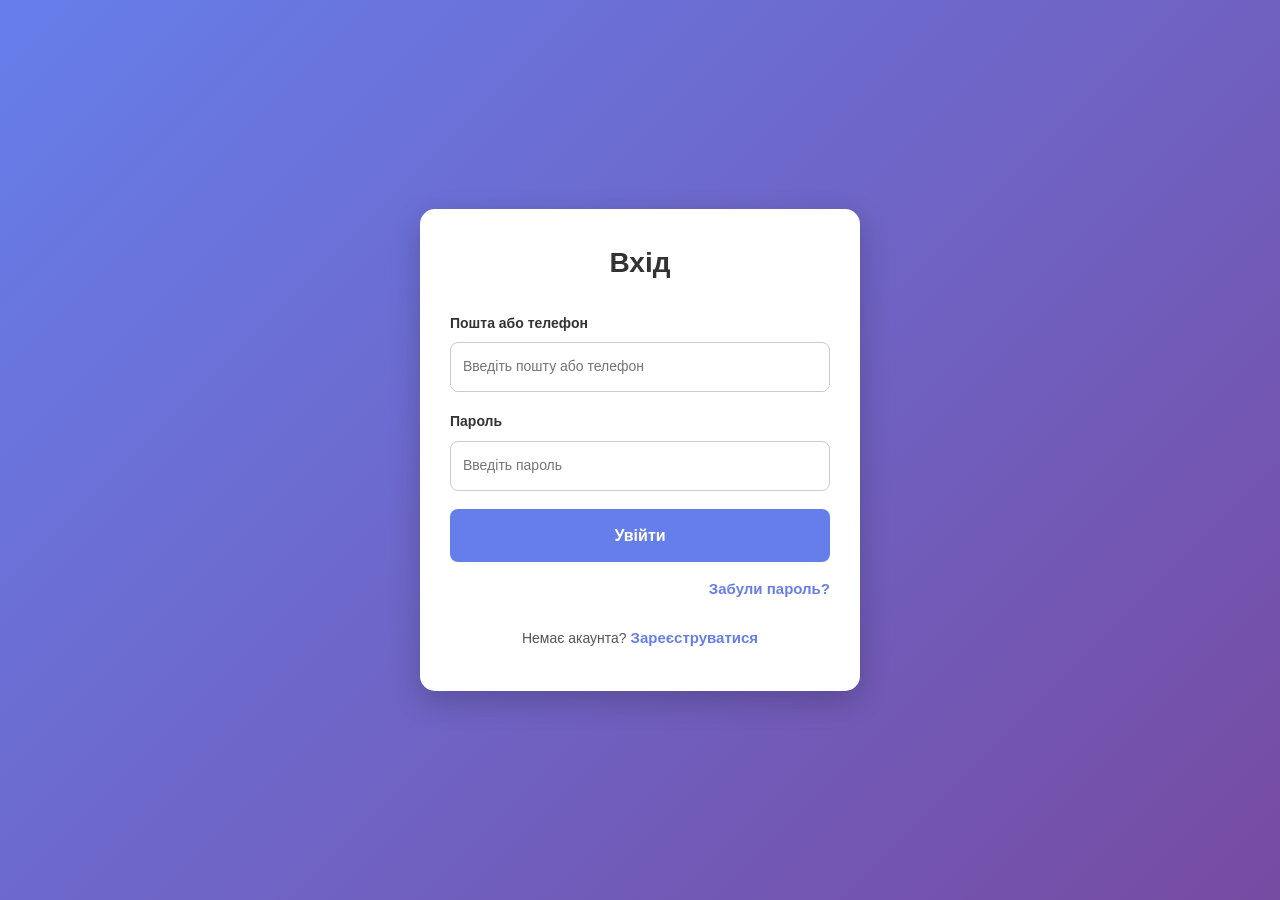
<file: index.html>
<!DOCTYPE html>
<html lang="uk">
<head>
    <meta charset="UTF-8">
    <meta name="viewport" content="width=device-width, initial-scale=1.0">
    <title>Вхід / Реєстрація</title>
    <link rel="stylesheet" href="style.css">
</head>
<body class="auth-mode">

<div class="container">
    <div class="form-box">

        <!-- ВХІД -->
        <section id="loginPage">
            <h1>Вхід</h1>

            <form id="loginForm">
                <div class="input-group">
                    <label for="loginIdentifier">Пошта або телефон</label>
                    <input
                        type="text"
                        id="loginIdentifier"
                        placeholder="Введіть пошту або телефон"
                        required
                    >
                </div>

                <div class="input-group">
                    <label for="loginPassword">Пароль</label>
                    <input
                        type="password"
                        id="loginPassword"
                        placeholder="Введіть пароль"
                        required
                    >
                </div>

                <button type="submit" class="main-button">Увійти</button>
            </form>

            <p class="forgot">
                <button type="button" id="forgotButton">
                    Забули пароль?
                </button>
            </p>

            <p class="switch">
                Немає акаунта?
                <button type="button" id="openRegister">
                    Зареєструватися
                </button>
            </p>

            <p class="message" id="loginMessage" aria-live="polite"></p>
        </section>


        <!-- РЕЄСТРАЦІЯ -->
        <section id="registerPage" hidden>
            <h1>Реєстрація</h1>

            <form id="registerForm">
                <div class="input-group">
                    <label for="firstName">Ім'я</label>
                    <input
                        type="text"
                        id="firstName"
                        placeholder="Введіть ім'я"
                        autocomplete="given-name"
                        required
                    >
                </div>

                <div class="input-group">
                    <label for="lastName">Прізвище</label>
                    <input
                        type="text"
                        id="lastName"
                        placeholder="Введіть прізвище"
                        autocomplete="family-name"
                        required
                    >
                </div>

                <div class="input-group">
                    <label for="registerEmail">Електронна пошта</label>
                    <input
                        type="email"
                        id="registerEmail"
                        placeholder="example@gmail.com"
                        autocomplete="email"
                        required
                    >
                </div>

                <div class="input-group">
                    <label for="registerPhone">Номер телефону</label>
                    <input
                        type="tel"
                        id="registerPhone"
                        placeholder="+380XXXXXXXXX"
                        autocomplete="tel"
                        pattern="[+0-9() -]{10,20}"
                        title="Введіть коректний номер телефону"
                        required
                    >
                </div>

                <div class="input-group">
                    <label for="registerPassword">Пароль</label>
                    <input
                        type="password"
                        id="registerPassword"
                        placeholder="Мінімум 8 символів"
                        minlength="8"
                        autocomplete="new-password"
                        required
                    >
                </div>

                <div class="input-group">
                    <label for="confirmPassword">Повторіть пароль</label>
                    <input
                        type="password"
                        id="confirmPassword"
                        placeholder="Повторіть пароль"
                        minlength="8"
                        autocomplete="new-password"
                        required
                    >
                </div>

                <button type="submit" class="main-button">
                    Зареєструватися
                </button>
            </form>

            <p class="switch">
                Уже є акаунт?
                <button type="button" id="backToLogin">
                    Увійти
                </button>
            </p>

            <p class="message" id="registerMessage" aria-live="polite"></p>
        </section>


        <!-- ВІДНОВЛЕННЯ ПАРОЛЯ -->
        <section id="forgotPage" hidden>
            <h1>Відновлення пароля</h1>

            <p class="description">
                Введіть пошту або номер телефону, зазначені під час реєстрації.
            </p>

            <form id="recoveryForm">
                <div class="input-group">
                    <label for="recoveryIdentifier">Пошта або телефон</label>
                    <input
                        type="text"
                        id="recoveryIdentifier"
                        placeholder="Введіть пошту або телефон"
                        required
                    >
                </div>

                <button type="submit" class="main-button">
                    Отримати код
                </button>
            </form>

            <p class="message" id="recoveryMessage" aria-live="polite"></p>

            <!-- ПЕРЕВІРКА КОДУ -->
            <form id="verifyForm" hidden>
                <div class="input-group">
                    <label for="verificationCode">Код підтвердження</label>
                    <input
                        type="text"
                        id="verificationCode"
                        placeholder="Введіть 6-значний код"
                        inputmode="numeric"
                        pattern="[0-9]{6}"
                        maxlength="6"
                        autocomplete="one-time-code"
                        required
                    >
                </div>

                <button type="submit" class="main-button">
                    Підтвердити код
                </button>
            </form>

            <!-- НОВИЙ ПАРОЛЬ -->
            <form id="newPasswordForm" hidden>
                <div class="input-group">
                    <label for="newPassword">Новий пароль</label>
                    <input
                        type="password"
                        id="newPassword"
                        placeholder="Мінімум 8 символів"
                        minlength="8"
                        autocomplete="new-password"
                        required
                    >
                </div>

                <div class="input-group">
                    <label for="confirmNewPassword">Повторіть новий пароль</label>
                    <input
                        type="password"
                        id="confirmNewPassword"
                        placeholder="Повторіть пароль"
                        minlength="8"
                        autocomplete="new-password"
                        required
                    >
                </div>

                <button type="submit" class="main-button">
                    Змінити пароль
                </button>
            </form>

            <p class="switch">
                <button type="button" id="backFromRecovery">
                    ← Повернутися до входу
                </button>
            </p>
        </section>

    </div>
</div>

  <div class="app" hidden>
    <aside class="sidebar">
      <a class="brand" href="#" data-page="home">
        <span class="brand-icon">М</span>
        <span>
          <strong>Місто.Разом</strong>
          <small>Твій голос має значення</small>
        </span>
      </a>

      <div class="menu-title">НАВІГАЦІЯ</div>

      <nav class="navigation">
        <button class="nav-item active" data-page="home">
          <span>⌂</span> Основна
        </button>
        <button class="nav-item" data-page="about">
          <span>ⓘ</span> Про портал
        </button>
        <button class="nav-item" data-page="author">
          <span>♙</span> Про автора
        </button>
        <button class="nav-item" data-page="support">
          <span>✉</span> Підтримка
        </button>
        <button class="nav-item" data-page="profile">
          <span>◎</span> Мій профіль
        </button>
      </nav>

      <div class="sidebar-bottom">
        <div class="city-card">
          <span class="city-symbol">✦</span>
          <strong>Творимо зміни разом</strong>
          <p>Кожна ідея може зробити наше місто кращим.</p>
        </div>
        <small class="copyright">© 2026 Місто.Разом</small>
      </div>
    </aside>

    <main class="main">
      <header class="topbar">
        <div>
          <span class="eyebrow">ГРОМАДСЬКА ІНІЦІАТИВА</span>
          <p class="topbar-title">Твій голос важливий</p>
        </div>
        <button class="profile-shortcut" data-page="profile">
          <span class="avatar-small" id="header-avatar">М</span>
          <span id="header-name">Мій профіль</span>
        </button>
      </header>

      <div class="content">

        <!-- ОСНОВНА -->
        <section class="page active" id="home">
          <div class="hero">
            <div class="hero-content">
              <span class="pill">
                <span class="status-dot"></span>
                Простір для твоїх ідей
              </span>

              <h1>На коротку ногу<br>з владою <span>міста.</span></h1>

              <p>
                Маєш ідею, як зробити Житомир кращим?
                Не мовчи — пропонуй, надихай, змінюй!
              </p>

              <button class="hero-button" id="start-button">
                Поділитися ідеєю <span>↓</span>
              </button>
            </div>

            <div class="hero-decoration" aria-hidden="true">
              <div class="circle circle-one"></div>
              <div class="circle circle-two"></div>
              <div class="city-icon">⌂</div>
              <span class="floating-note note-one">✦ Нові ідеї</span>
              <span class="floating-note note-two">♡ Твоє місто</span>
            </div>
          </div>

          <div class="section-heading">
            <div>
              <span class="eyebrow">МИ СЛУХАЄМО</span>
              <h2>Ваші побажання та ідеї</h2>
              <p>Розкажи, що можна покращити у нашому місті.</p>
            </div>
            <span class="heading-icon">✎</span>
          </div>

          <form id="idea-form" class="idea-card">
            <label for="idea-category">Категорія звернення</label>
            <select id="idea-category" name="category">
              <option value="Благоустрій міста">Благоустрій міста</option>
              <option value="Молодь та освіта">Молодь та освіта</option>
              <option value="Транспорт">Транспорт</option>
              <option value="Екологія">Екологія</option>
              <option value="Культура та дозвілля">Культура та дозвілля</option>
              <option value="Інше">Інше</option>
            </select>

            <label for="idea-message">Твоя ідея або побажання</label>
            <textarea
              id="idea-message"
              name="message"
              rows="6"
              minlength="10"
              maxlength="5000"
              required
              placeholder="Наприклад: я пропоную облаштувати більше зон відпочинку для молоді..."
            ></textarea>

            <div class="form-footer">
              <span id="char-count">0 / 5000 символів</span>
              <button type="submit" class="submit-button" id="submit-button">
                Відправити ідею <span>→</span>
              </button>
            </div>

            <p class="form-message" id="form-message" role="status"></p>
            <p class="privacy-note">
              ♡ Твоя думка важлива. Будьмо ввічливими та конструктивними.
            </p>
          </form>

          <div class="bottom-note">
            <span class="bottom-note-icon">✦</span>
            <div>
              <strong>Маленькі ідеї — великі зміни</strong>
              <p>Місто стає кращим тоді, коли його жителі небайдужі.</p>
            </div>
          </div>
        </section>

        <!-- ПРО ПОРТАЛ -->
        <section class="page" id="about">
          <div class="page-banner">
            <span class="eyebrow">НАША МЕТА</span>
            <h1>Місто починається з тебе.</h1>
            <p>Платформа, яка допомагає почути голос кожного.</p>
          </div>

          <article class="info-card">
            <span class="large-icon">◉</span>
            <h2>Про портал</h2>
            <p>
              «Місто.Разом» — це простір, створений для того, щоб молодь
              та інші жителі нашого міста могли бути ближчими до міської
              влади, ділитися власними думками й пропонувати рішення
              актуальних проблем.
            </p>
            <p>
              Ми віримо, що кожен житель може зробити внесок у розвиток
              громади. Іноді для великих змін достатньо однієї простої
              ідеї: облаштувати громадський простір, покращити дозвілля
              молоді, подбати про чистоту вулиць або зробити місто
              комфортнішим для всіх.
            </p>
            <p>
              Наша мета — створити зручний канал для висловлення
              пропозицій, заохочувати громадську активність і показати,
              що думка кожного має значення.
            </p>
            <button class="submit-button" data-page="home">
              Запропонувати ідею →
            </button>
          </article>

          <div class="feature-grid">
            <div class="feature-card">
              <span>01</span>
              <h3>Будь почутим</h3>
              <p>Ділися думками та розповідай про проблеми.</p>
            </div>
            <div class="feature-card">
              <span>02</span>
              <h3>Пропонуй рішення</h3>
              <p>Допомагай знаходити ідеї для розвитку громади.</p>
            </div>
            <div class="feature-card">
              <span>03</span>
              <h3>Змінюй майбутнє</h3>
              <p>Долучайся до формування комфортного міста.</p>
            </div>
          </div>
        </section>

        <!-- ПРО АВТОРА -->
        <section class="page" id="author">
          <div class="page-banner">
            <span class="eyebrow">ЛЮДИ ЗА ІДЕЄЮ</span>
            <h1>Усе починається з небайдужості.</h1>
            <p>Знайомство з авторкою проєкту.</p>
          </div>

          <article class="author-card">
            <div class="author-avatar">А</div>
            <div class="author-info">
              <span class="eyebrow">АВТОРКА ПРОЄКТУ</span>
              <h2>Марченко Анна</h2>
              <p class="author-study">
                Житомирський Кооперативний Коледж Бізнесу і Права
              </p>
              <div class="author-divider"></div>
              <p>
                Мене звати Марченко Анна, я навчаюся в Житомирському
                Кооперативному Коледжі Бізнесу і Права.
              </p>
              <p>
                На створення цього порталу мене надихнуло бажання
                допомогти молоді бути почутою. Я бачила, що в нашому
                місті є багато активних і небайдужих молодих людей,
                які хочуть змінювати його на краще, але не завжди
                знають, як донести свої ідеї до тих, хто може допомогти
                втілити їх у життя.
              </p>
              <p>
                Саме тому я вирішила створити простір, де кожен зможе
                поділитися своїми пропозиціями, висловити думку та
                зробити маленький крок до великих змін.
              </p>
              <p>
                Я вірю, що активна молодь — це майбутнє нашого міста,
                а спільні зусилля здатні зробити його комфортнішим,
                сучаснішим і кращим для кожного.
              </p>
            </div>
          </article>
        </section>

        <!-- ПІДТРИМКА -->
        <section class="page" id="support">
          <div class="page-banner">
            <span class="eyebrow">МИ НА ЗВ'ЯЗКУ</span>
            <h1>Маєш запитання?</h1>
            <p>Я відкрита до спілкування, пропозицій і відгуків.</p>
          </div>

          <div class="support-grid">
            <article class="contact-card">
              <div class="contact-icon">✉</div>
              <span class="eyebrow">ЕЛЕКТРОННА ПОШТА</span>
              <h2>Напиши мені</h2>
              <p>Для запитань, пропозицій та повідомлень про роботу порталу.</p>
              <a href="mailto:annmarchenko13@gmail.com">
                annmarchenko13@gmail.com
              </a>
            </article>

            <article class="contact-card">
              <div class="contact-icon">♧</div>
              <span class="eyebrow">ТЕЛЕФОН</span>
              <h2>Зателефонуй</h2>
              <p>Якщо тобі зручніше поспілкуватися телефоном.</p>
              <a href="tel:+380632761575">+380 63 276 15 75</a>
            </article>
          </div>

          <div class="bottom-note">
            <span class="bottom-note-icon">♡</span>
            <div>
              <strong>Дякую за твою небайдужість!</strong>
              <p>Кожне звернення допомагає робити портал кращим.</p>
            </div>
          </div>
        </section>

        <!-- МІЙ ПРОФІЛЬ -->
        <section class="page" id="profile">
          <div class="page-banner">
            <span class="eyebrow">ОСОБИСТИЙ КАБІНЕТ</span>
            <h1>Мій профіль</h1>
            <p>Твоя інформація та налаштування облікового запису.</p>
          </div>

          <form class="profile-card" id="profile-form">
            <div class="profile-cover"></div>

            <div class="profile-photo-row">
              <div class="profile-avatar" id="profile-avatar">М</div>
              <div>
                <h2 id="profile-heading">Твій профіль</h2>
                <p>Учасник порталу «Місто.Разом»</p>
              </div>
            </div>

            <label for="photo-input" class="upload-button">
              Додати фото профілю
            </label>
            <input
              type="file"
              id="photo-input"
              accept="image/png,image/jpeg,image/webp"
              hidden
            >
            <p class="helper-text">JPG, PNG або WebP. Максимум 2 МБ.</p>

            <div class="profile-fields">
              <div class="field">
                <label for="first-name">Ім'я</label>
                <input id="first-name" name="firstName" type="text"
                  autocomplete="given-name" placeholder="Твоє ім'я" required>
              </div>
              <div class="field">
                <label for="last-name">Прізвище</label>
                <input id="last-name" name="lastName" type="text"
                  autocomplete="family-name" placeholder="Твоє прізвище" required>
              </div>
              <div class="field">
                <label for="phone">Номер телефону</label>
                <input id="phone" name="phone" type="tel"
                  autocomplete="tel" placeholder="+380..." required>
              </div>
              <div class="field">
                <label for="email">Електронна адреса</label>
                <input id="email" name="email" type="email"
                  autocomplete="email" placeholder="name@example.com" required>
              </div>
            </div>

            <button class="submit-button" type="submit">
              Зберегти зміни →
            </button>
            <p class="form-message" id="profile-message" role="status"></p>
          </form>
        </section>

      </div>
      <footer class="footer">
        Створено з любов'ю до рідного міста <span>♥</span>
      </footer>
    </main>
  </div>

  <script src="script.js"></script>
</body>
</html>
</file>
<file: style.css>
* {
    box-sizing: border-box;
}

body {
    margin: 0;
    padding: 20px;
    font-family: Arial, sans-serif;
    background: linear-gradient(135deg, #667eea, #764ba2);
    min-height: 100vh;
    display: flex;
    justify-content: center;
    align-items: center;
}

.container {
    width: 100%;
    max-width: 440px;
    margin: auto;
}

.form-box {
    width: 100%;
    background: white;
    padding: 30px;
    border-radius: 15px;
    box-shadow: 0 10px 30px rgba(0, 0, 0, 0.2);
}

h1 {
    text-align: center;
    margin: 0 0 25px;
    color: #333;
    font-size: 28px;
}

.input-group {
    margin-bottom: 18px;
}

label {
    display: block;
    margin-bottom: 7px;
    font-weight: bold;
    color: #333;
}

input {
    display: block;
    width: 100%;
    padding: 12px;
    border: 1px solid #ccc;
    border-radius: 8px;
    font-size: 16px;
    background: #fff;
}

input:focus {
    outline: none;
    border-color: #667eea;
    box-shadow: 0 0 0 3px rgba(102, 126, 234, 0.15);
}

button {
    font-family: inherit;
}

.main-button {
    width: 100%;
    padding: 13px;
    border: none;
    border-radius: 8px;
    background: #667eea;
    color: white;
    font-size: 16px;
    font-weight: bold;
    cursor: pointer;
    transition: background 0.2s;
}

.main-button:hover {
    background: #5568d9;
}

.main-button:focus-visible,
.switch button:focus-visible,
.forgot button:focus-visible {
    outline: 3px solid #a5b4fc;
    outline-offset: 3px;
}

.switch {
    text-align: center;
    margin-top: 22px;
    margin-bottom: 10px;
    color: #555;
    line-height: 1.8;
}

.switch button,
.forgot button {
    border: none;
    background: none;
    color: #667eea;
    cursor: pointer;
    font-size: 15px;
    font-weight: bold;
}

.switch button:hover,
.forgot button:hover {
    text-decoration: underline;
}

.forgot {
    text-align: right;
    margin: 14px 0;
}

.description {
    color: #555;
    line-height: 1.5;
    margin-bottom: 20px;
}

.message {
    text-align: center;
    font-weight: bold;
    line-height: 1.5;
    overflow-wrap: anywhere;
}

.message:empty {
    display: none;
}

[hidden] {
    display: none !important;
}

@media (max-width: 480px) {
    body {
        padding: 12px;
    }

    .form-box {
        padding: 23px 18px;
    }

    h1 {
        font-size: 25px;
    }
}
@import url('https://fonts.googleapis.com/css2?family=DM+Sans:wght@400;500;600;700;800&family=Manrope:wght@400;500;600;700;800&display=swap');

:root {
  --navy: #102c46;
  --navy-light: #1c405e;
  --teal: #1a9b91;
  --teal-dark: #147f78;
  --mint: #e8f6f2;
  --bg: #f5f8fb;
  --white: #ffffff;
  --text: #25394c;
  --muted: #81909e;
  --border: #e4eaf0;
  --shadow: 0 12px 35px rgba(24, 52, 76, .06);
}

* {
  box-sizing: border-box;
  margin: 0;
  padding: 0;
}

body {
  background: var(--bg);
  color: var(--text);
  font-family: 'DM Sans', sans-serif;
  font-size: 14px;
  line-height: 1.7;
}

button, input, textarea, select {
  font: inherit;
}

button {
  cursor: pointer;
}

button:focus-visible, a:focus-visible,
input:focus-visible, textarea:focus-visible,
select:focus-visible {
  outline: 3px solid rgba(26, 155, 145, .35);
  outline-offset: 3px;
}

a {
  color: var(--teal-dark);
  text-decoration: none;
  overflow-wrap: anywhere;
}

.app {
  min-height: 100vh;
}

.sidebar {
  position: fixed;
  inset: 0 auto 0 0;
  width: 260px;
  background: var(--white);
  border-right: 1px solid var(--border);
  padding: 32px 20px 20px;
  display: flex;
  flex-direction: column;
  z-index: 10;
}

.brand {
  display: flex;
  align-items: center;
  gap: 12px;
  color: var(--navy);
  padding: 0 6px;
  margin-bottom: 48px;
}

.brand-icon {
  width: 43px;
  height: 43px;
  display: grid;
  place-items: center;
  border-radius: 14px;
  background: var(--navy);
  color: white;
  font-size: 22px;
  font-weight: 800;
}

.brand strong, .brand small {
  display: block;
}

.brand strong {
  font-size: 16px;
  font-weight: 800;
}

.brand small {
  color: var(--muted);
  font-size: 11px;
}

.menu-title, .eyebrow {
  color: var(--muted);
  font-size: 10px;
  font-weight: 800;
  letter-spacing: 1.5px;
}

.menu-title {
  margin: 0 12px 14px;
}

.navigation {
  display: grid;
  gap: 7px;
}

.nav-item {
  display: flex;
  align-items: center;
  gap: 14px;
  width: 100%;
  padding: 13px 14px;
  border: 0;
  border-radius: 10px;
  background: transparent;
  color: #65788a;
  text-align: left;
  font-weight: 600;
  transition: .2s ease;
}

.nav-item span {
  width: 22px;
  text-align: center;
  font-size: 20px;
}

.nav-item:hover {
  background: #f1f7f8;
  color: var(--navy);
}

.nav-item.active {
  background: var(--mint);
  color: var(--teal-dark);
}

.sidebar-bottom {
  margin-top: auto;
}

.city-card {
  padding: 19px 16px;
  background: #f2f7fa;
  border-radius: 13px;
}

.city-symbol {
  display: block;
  margin-bottom: 8px;
  color: var(--teal);
  font-size: 24px;
}

.city-card strong {
  color: var(--navy);
  font-size: 13px;
}

.city-card p, .copyright {
  color: var(--muted);
  font-size: 11px;
  line-height: 1.7;
}

.city-card p {
  margin-top: 5px;
}

.copyright {
  display: block;
  padding: 20px 5px 0;
}

.main {
  min-height: 100vh;
  margin-left: 260px;
  display: flex;
  flex-direction: column;
}

.topbar {
  min-height: 83px;
  padding: 17px 5.5%;
  display: flex;
  justify-content: space-between;
  align-items: center;
  gap: 15px;
  background: white;
  border-bottom: 1px solid var(--border);
}

.topbar-title {
  color: var(--navy);
  font-weight: 700;
  font-size: 15px;
}

.profile-shortcut {
  display: flex;
  align-items: center;
  gap: 10px;
  border: 0;
  background: transparent;
  color: var(--navy);
  font-weight: 600;
}

.avatar-small {
  display: grid;
  place-items: center;
  width: 38px;
  height: 38px;
  border-radius: 50%;
  background: var(--mint);
  color: var(--teal-dark);
  font-weight: 800;
}

.content {
  width: 100%;
  max-width: 1120px;
  margin: 0 auto;
  padding: 36px 5.5% 55px;
  flex: 1;
}

.page {
  display: none;
  animation: appear .25s ease;
}

.page.active {
  display: block;
}

@keyframes appear {
  from { opacity: 0; transform: translateY(5px); }
  to { opacity: 1; transform: translateY(0); }
}

.hero {
  position: relative;
  overflow: hidden;
  min-height: 310px;
  padding: 42px 40px;
  display: flex;
  align-items: center;
  border-radius: 20px;
  color: white;
  background: linear-gradient(115deg, #102c46 0%, #174963 70%, #1a766f 120%);
}

.hero-content {
  position: relative;
  z-index: 2;
  max-width: 560px;
}

.pill {
  display: inline-flex;
  align-items: center;
  gap: 8px;
  padding: 6px 12px;
  border: 1px solid rgba(255,255,255,.2);
  border-radius: 30px;
  color: #d8f5ee;
  background: rgba(255,255,255,.08);
  font-size: 11px;
}

.status-dot {
  width: 7px;
  height: 7px;
  border-radius: 50%;
  background: #62dfb5;
}

.hero h1, .page-banner h1 {
  margin: 21px 0 14px;
  font-family: Manrope, sans-serif;
  font-size: clamp(28px, 3.2vw, 43px);
  line-height: 1.2;
  letter-spacing: -1.6px;
  font-weight: 800;
}

.hero h1 span {
  color: #69ddc3;
}

.hero-content > p {
  max-width: 410px;
  color: #d3e2ec;
  font-size: 13px;
  line-height: 1.9;
}

.hero-button {
  margin-top: 23px;
  padding: 12px 19px;
  border: 0;
  border-radius: 9px;
  background: #62d5b8;
  color: #10374a;
  font-size: 12px;
  font-weight: 800;
  transition: .2s;
}

.hero-button:hover {
  background: white;
  transform: translateY(-2px);
}

.hero-button span {
  margin-left: 10px;
}

.hero-decoration {
  position: absolute;
  inset: 0 0 0 auto;
  width: 42%;
  pointer-events: none;
}

.circle {
  position: absolute;
  border: 1px solid rgba(255,255,255,.12);
  border-radius: 50%;
}

.circle-one {
  width: 270px;
  height: 270px;
  top: 15px;
  right: -30px;
}

.circle-two {
  width: 190px;
  height: 190px;
  top: 55px;
  right: 10px;
}

.city-icon {
  position: absolute;
  right: 75px;
  top: 65px;
  color: rgba(255,255,255,.8);
  font-size: 120px;
}

.floating-note {
  position: absolute;
  padding: 9px 13px;
  border: 1px solid rgba(255,255,255,.15);
  border-radius: 10px;
  background: rgba(255,255,255,.12);
  backdrop-filter: blur(10px);
  color: white;
  font-size: 11px;
  font-weight: 700;
}

.note-one {
  right: 115px;
  top: 32px;
}

.note-two {
  right: 15px;
  bottom: 37px;
}

.section-heading {
  display: flex;
  align-items: center;
  justify-content: space-between;
  gap: 16px;
  margin: 39px 0 20px;
}

.section-heading h2, .info-card h2,
.author-info h2, .contact-card h2 {
  margin: 5px 0 4px;
  color: var(--navy);
  font-family: Manrope, sans-serif;
  font-size: 23px;
  font-weight: 800;
  letter-spacing: -.6px;
}

.section-heading p {
  color: var(--muted);
  font-size: 12px;
}

.heading-icon {
  display: grid;
  place-items: center;
  width: 43px;
  height: 43px;
  border-radius: 12px;
  background: var(--mint);
  color: var(--teal);
  font-size: 23px;
}

.idea-card, .info-card, .author-card,
.contact-card, .profile-card {
  border: 1px solid var(--border);
  border-radius: 16px;
  background: white;
  box-shadow: var(--shadow);
}

.idea-card {
  padding: 28px;
}

.idea-card label, .field label {
  display: block;
  margin-bottom: 8px;
  color: var(--navy);
  font-size: 12px;
  font-weight: 700;
}

.idea-card select, .idea-card textarea,
.field input {
  width: 100%;
  border: 1px solid #dfe7ed;
  border-radius: 9px;
  background: #fbfcfd;
  color: var(--text);
  transition: border-color .2s, box-shadow .2s;
}

.idea-card select, .field input {
  min-height: 45px;
  padding: 10px 13px;
  margin-bottom: 22px;
}

.idea-card textarea {
  min-height: 145px;
  padding: 14px;
  resize: vertical;
  line-height: 1.8;
}

.idea-card select:focus, .idea-card textarea:focus,
.field input:focus {
  border-color: var(--teal);
  outline: none;
  box-shadow: 0 0 0 3px rgba(26,155,145,.09);
}

.idea-card textarea::placeholder, .field input::placeholder {
  color: #a3afb9;
}

.form-footer {
  display: flex;
  justify-content: space-between;
  align-items: center;
  gap: 14px;
  margin-top: 17px;
}

#char-count, .helper-text {
  color: var(--muted);
  font-size: 11px;
}

.submit-button {
  display: inline-flex;
  align-items: center;
  justify-content: center;
  gap: 14px;
  padding: 12px 20px;
  border: 0;
  border-radius: 9px;
  background: var(--teal);
  color: white;
  font-size: 12px;
  font-weight: 800;
  transition: .2s;
}

.submit-button:hover {
  background: var(--teal-dark);
  transform: translateY(-1px);
}

.submit-button:disabled {
  opacity: .6;
  cursor: wait;
  transform: none;
}

.privacy-note {
  margin-top: 22px;
  padding-top: 16px;
  border-top: 1px solid var(--border);
  color: var(--muted);
  font-size: 11px;
}

.form-message {
  margin-top: 12px;
  font-size: 12px;
  font-weight: 600;
  overflow-wrap: anywhere;
}

.form-message.success {
  color: #16805e;
}

.form-message.error {
  color: #bd3c46;
}

.bottom-note {
  display: flex;
  align-items: center;
  gap: 15px;
  margin-top: 25px;
  padding: 20px;
  border-radius: 13px;
  background: #eaf5f4;
}

.bottom-note-icon {
  display: grid;
  place-items: center;
  width: 42px;
  height: 42px;
  flex-shrink: 0;
  border-radius: 11px;
  background: white;
  color: var(--teal);
  font-size: 21px;
}

.bottom-note strong {
  color: var(--navy);
  font-size: 13px;
}

.bottom-note p {
  color: #738b94;
  font-size: 11px;
}

.page-banner {
  padding: 35px;
  margin-bottom: 24px;
  border-radius: 17px;
  background: linear-gradient(120deg, #e4f5f1, #eef3fb);
}

.page-banner h1 {
  color: var(--navy);
  font-size: clamp(27px, 3vw, 38px);
}

.page-banner > p {
  color: #647d8c;
  font-size: 13px;
}

.info-card {
  padding: 32px;
}

.large-icon {
  display: grid;
  place-items: center;
  width: 48px;
  height: 48px;
  margin-bottom: 14px;
  border-radius: 13px;
  background: var(--mint);
  color: var(--teal);
  font-size: 26px;
}

.info-card p, .author-info > p {
  margin: 13px 0;
  color: #687c8d;
  font-size: 13px;
  line-height: 2;
}

.info-card .submit-button {
  margin-top: 15px;
}

.feature-grid {
  display: grid;
  grid-template-columns: repeat(3, minmax(0, 1fr));
  gap: 15px;
  margin-top: 20px;
}

.feature-card {
  padding: 22px;
  border: 1px solid var(--border);
  border-radius: 13px;
  background: white;
}

.feature-card > span {
  color: var(--teal);
  font-size: 12px;
  font-weight: 800;
}

.feature-card h3 {
  margin: 12px 0 7px;
  color: var(--navy);
  font-size: 14px;
}

.feature-card p {
  color: var(--muted);
  font-size: 12px;
  line-height: 1.8;
}

.author-card {
  padding: 35px;
}

.author-avatar {
  display: grid;
  place-items: center;
  width: 90px;
  height: 90px;
  margin-bottom: 22px;
  border: 5px solid #e6f5f1;
  border-radius: 50%;
  background: var(--navy);
  color: white;
  font-size: 36px;
  font-weight: 800;
}

.author-info h2 {
  font-size: 28px;
}

.author-study {
  color: var(--teal-dark) !important;
  font-weight: 600;
}

.author-divider {
  width: 55px;
  height: 3px;
  margin: 20px 0;
  border-radius: 3px;
  background: var(--teal);
}

.support-grid {
  display: grid;
  grid-template-columns: repeat(2, minmax(0, 1fr));
  gap: 20px;
}

.contact-card {
  padding: 28px;
  min-width: 0;
}

.contact-icon {
  display: grid;
  place-items: center;
  width: 48px;
  height: 48px;
  margin-bottom: 20px;
  border-radius: 13px;
  background: var(--mint);
  color: var(--teal);
  font-size: 23px;
}

.contact-card h2 {
  font-size: 21px;
}

.contact-card > p {
  min-height: 65px;
  margin: 10px 0 18px;
  color: var(--muted);
  font-size: 12px;
  line-height: 1.9;
}

.contact-card > a {
  font-size: 12px;
  font-weight: 700;
}

.profile-card {
  position: relative;
  overflow: hidden;
  padding: 0 30px 30px;
}

.profile-cover {
  height: 100px;
  margin: 0 -30px;
  background: linear-gradient(110deg, #12334e, #198c83);
}

.profile-photo-row {
  display: flex;
  align-items: center;
  gap: 17px;
  margin-top: -32px;
  margin-bottom: 18px;
}

.profile-avatar {
  display: grid;
  place-items: center;
  width: 84px;
  height: 84px;
  flex-shrink: 0;
  overflow: hidden;
  border: 5px solid white;
  border-radius: 50%;
  background: #dff3ee;
  color: var(--teal-dark);
  font-size: 29px;
  font-weight: 800;
  background-size: cover;
  background-position: center;
}
.profile-info h1 {
    margin-top: 35px;
}

.profile-info p {
    margin-top: 12px;
}

.profile-avatar.has-photo {
  color: transparent;
}

.profile-photo-row h2 {
  color: var(--navy);
  font-size: 20px;
}

.profile-photo-row p {
  color: var(--muted);
  font-size: 11px;
}

.upload-button {
  display: inline-block;
  padding: 9px 14px;
  border: 1px solid var(--border);
  border-radius: 8px;
  color: var(--navy);
  font-size: 11px;
  font-weight: 700;
  cursor: pointer;
}

.helper-text {
  margin-top: 7px;
}

.profile-fields {
  display: grid;
  grid-template-columns: repeat(2, minmax(0, 1fr));
  gap: 0 18px;
  margin-top: 27px;
}

.field input {
  margin-bottom: 18px;
}

.footer {
  padding: 23px;
  border-top: 1px solid var(--border);
  background: white;
  color: var(--muted);
  text-align: center;
  font-size: 11px;
}

.footer span {
  color: var(--teal);
}

@media (min-width: 1500px) {
  .content {
    padding-top: 48px;
  }
}

@media (max-width: 1050px) {
  .sidebar {
    width: 220px;
    padding-right: 14px;
    padding-left: 14px;
  }

  .main {
    margin-left: 220px;
  }

  .hero {
    padding: 32px;
  }

  .hero-decoration {
    opacity: .55;
  }

  .feature-grid {
    grid-template-columns: 1fr;
  }
}

@media (max-width: 700px) {
  .sidebar {
    position: sticky;
    top: 0;
    inset: auto;
    width: 100%;
    height: auto;
    padding: 12px 14px 10px;
    border-right: 0;
    border-bottom: 1px solid var(--border);
  }

  .brand {
    margin-bottom: 12px;
  }

  .brand-icon {
    width: 37px;
    height: 37px;
  }

  .menu-title, .sidebar-bottom {
    display: none;
  }

  .navigation {
    display: flex;
    gap: 6px;
    overflow-x: auto;
    padding-bottom: 2px;
    scrollbar-width: thin;
  }

  .nav-item {
    flex: 0 0 auto;
    width: auto;
    gap: 6px;
    padding: 9px 11px;
    font-size: 11px;
  }

  .nav-item span {
    width: auto;
    font-size: 16px;
  }

  .main {
    margin-left: 0;
    min-width: 0;
  }

  .topbar {
    min-height: 69px;
    padding: 12px 18px;
  }

  .topbar .eyebrow {
    font-size: 8px;
  }

  .topbar-title {
    font-size: 13px;
  }

  .profile-shortcut {
    font-size: 11px;
  }

  .avatar-small {
    width: 32px;
    height: 32px;
  }

  .content {
    padding: 22px 15px 35px;
  }

  .hero {
    min-height: 300px;
    padding: 27px 22px;
  }

  .hero h1 {
    font-size: 34px;
    letter-spacing: -1px;
  }

  .hero-content > p {
    max-width: 290px;
  }

  .hero-decoration {
    width: 35%;
    opacity: .2;
  }

  .city-icon {
    right: 0;
  }

  .note-one, .note-two {
    display: none;
  }

  .section-heading {
    margin-top: 29px;
  }

  .section-heading h2 {
    font-size: 21px;
  }

  .idea-card, .info-card, .author-card {
    padding: 21px;
  }

  .form-footer {
    align-items: flex-start;
    flex-direction: column;
  }

  .form-footer .submit-button {
    width: 100%;
  }

  .page-banner {
    padding: 26px 22px;
  }

  .page-banner h1 {
    font-size: 29px;
  }

  .support-grid, .profile-fields {
    grid-template-columns: 1fr;
  }

  .contact-card {
    padding: 23px;
  }

  .contact-card > p {
    min-height: auto;
  }

  .profile-card {
    padding-right: 20px;
    padding-left: 20px;
  }

  .profile-cover {
    margin-right: -20px;
    margin-left: -20px;
  }

  .footer {
    padding: 18px 12px;
  }
}

@media (prefers-reduced-motion: reduce) {
  *, *::before, *::after {
    animation-duration: .01ms !important;
    transition-duration: .01ms !important;
    scroll-behavior: auto !important;
  }
}

/* Виправлення перемикання між входом і порталом */
body.auth-mode {
    margin: 0;
    padding: 20px;
    min-height: 100vh;
    display: flex;
    justify-content: center;
    align-items: center;
    background: linear-gradient(135deg, #667eea, #764ba2);
    font-family: Arial, sans-serif;
}
body.auth-mode .container {
    display: block;
    width: 100%;
    max-width: 440px;
    margin: auto;
}
body.auth-mode .app { display: none !important; }
body.portal-mode {
    display: block;
    margin: 0;
    padding: 0;
    min-height: 100vh;
    background: var(--bg);
    color: var(--text);
    font-family: 'DM Sans', sans-serif;
}
body.portal-mode .container { display: none !important; }
body.portal-mode .app { display: block; min-height: 100vh; }
[hidden] { display: none !important; }
</file>
